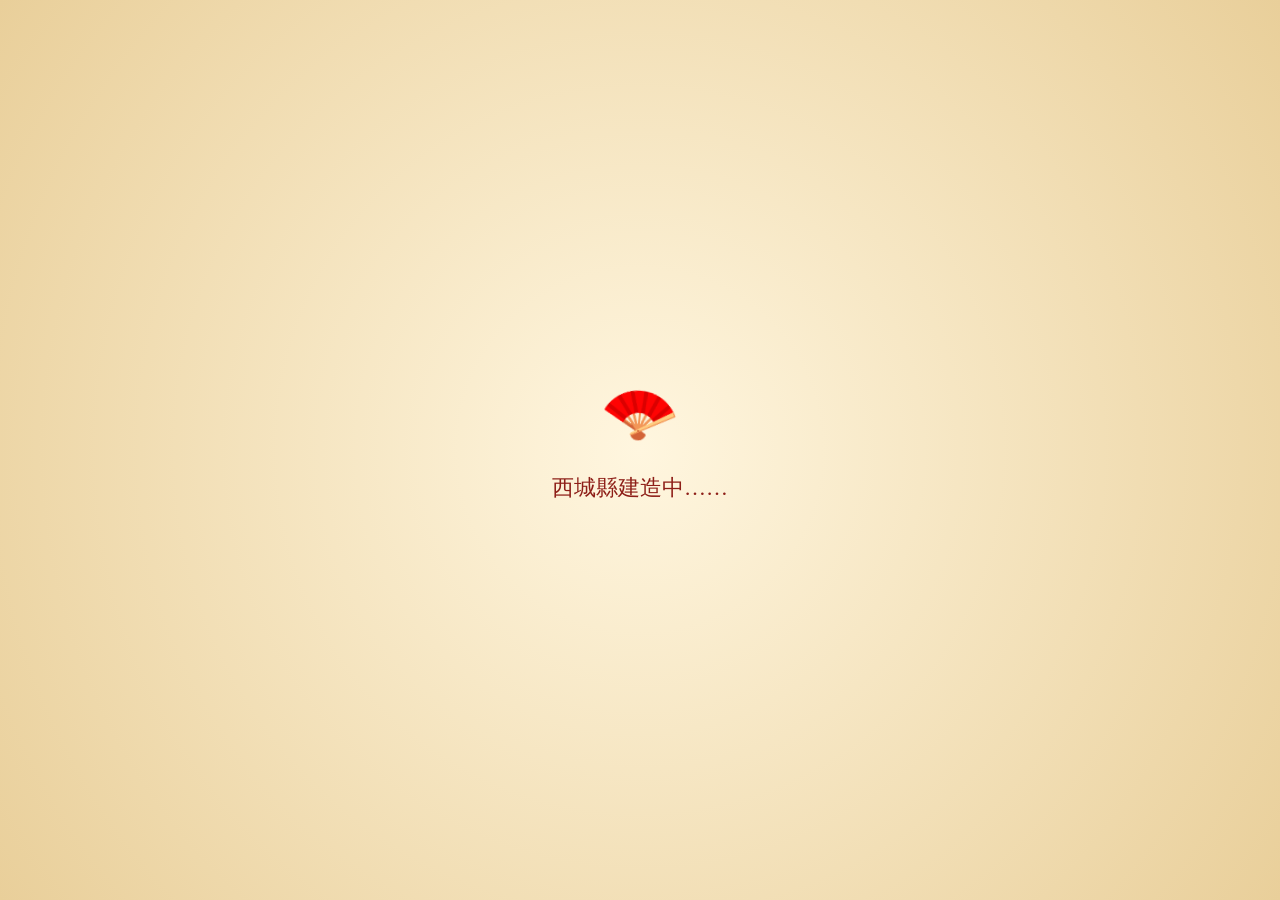
<file: index.html>
<!DOCTYPE html><html lang="zh-Hant"><head><meta charset="utf-8"><title>空城計：孔明的智謀大冒險</title><meta http-equiv="refresh" content="0; url=./%E7%A9%BA%E5%9F%8E%E8%A8%88/index.html"></head><body><p><a href="./%E7%A9%BA%E5%9F%8E%E8%A8%88/index.html">進入遊戲：空城計</a></p></body></html>
</file>
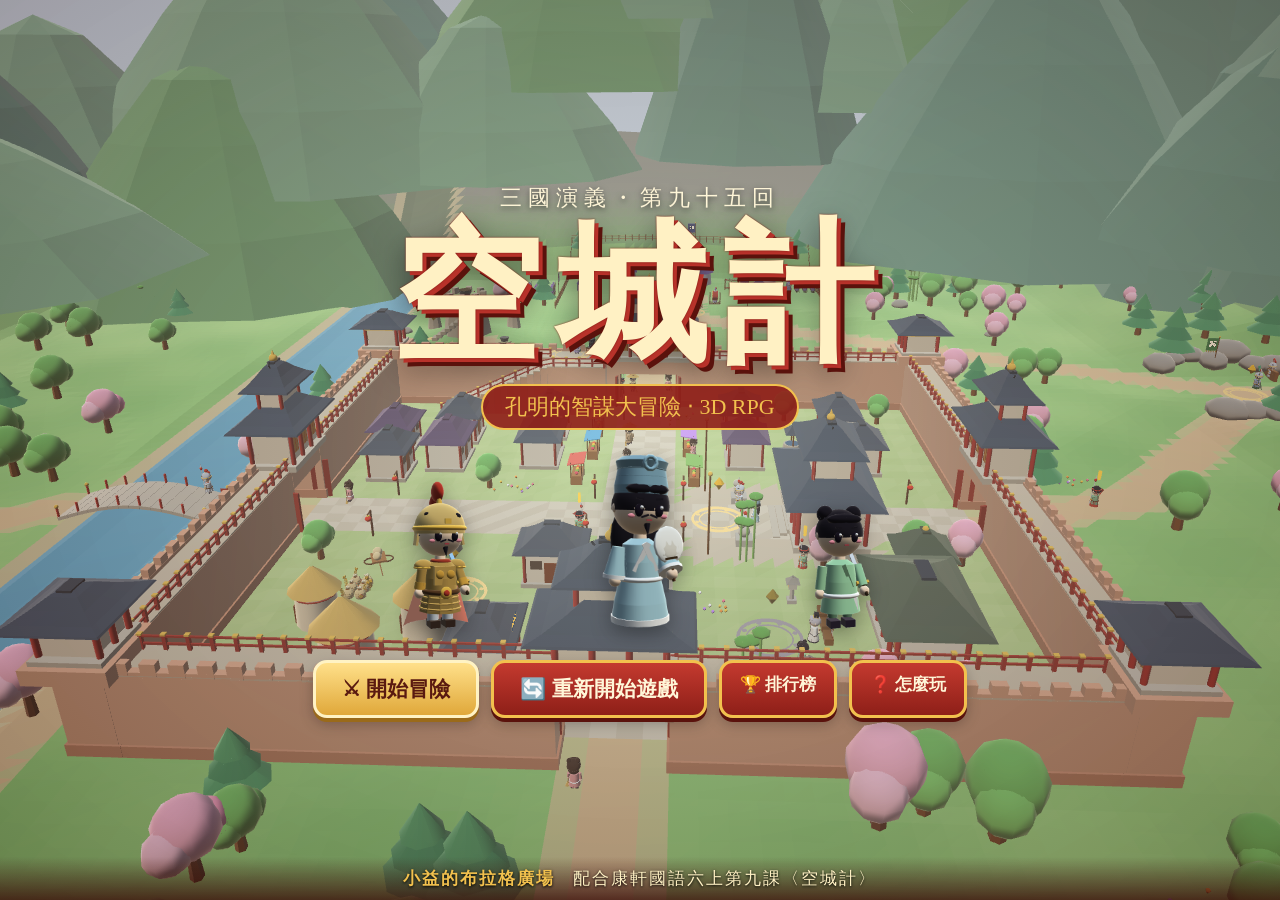
<file: 空城計/index.html>
<!DOCTYPE html>
<html lang="zh-Hant-TW">
<head>
<meta charset="UTF-8">
<meta name="viewport" content="width=device-width, initial-scale=1, maximum-scale=1, user-scalable=no, viewport-fit=cover">
<meta name="apple-mobile-web-app-capable" content="yes">
<title>空城計：孔明的智謀大冒險</title>
<link rel="stylesheet" href="css/style.css?v=20261125g">
</head>
<body>
<canvas id="gl"></canvas>

<!-- 讀取中 -->
<div id="loading"><div class="ld-fan">🪭</div><p>西城縣建造中……</p></div>

<!-- 標題 -->
<section id="scr-title" class="screen hidden">
  <div class="title-wrap">
    <div class="title-sub">三國演義・第九十五回</div>
    <h1 class="title-main">空城計</h1>
    <div class="title-tag">孔明的智謀大冒險 ‧ 3D RPG</div>
    <div class="title-chars">
      <img src="assets/characters/sima_yi.png" alt="司馬懿">
      <img src="assets/characters/zhuge_liang.png" alt="諸葛亮" class="mid">
      <img src="assets/characters/shu_tong.png" alt="書僮">
    </div>
    <div id="titleBtns" class="title-btns"></div>
  </div>
  <footer class="title-foot"><span>小益的布拉格廣場</span><span>配合康軒國語六上第九課〈空城計〉</span></footer>
</section>

<!-- 捏角 -->
<section id="scr-creator" class="screen hidden">
  <div class="creator-panel">
    <h2>🎨 設計你的三國英雄</h2>
    <div class="name-row">
      <label for="pname">英雄名稱</label>
      <input id="pname" maxlength="10" placeholder="輸入名字（最多10字）" autocomplete="off">
      <button id="rndName" class="btn sm" title="隨機名字">🎲</button>
    </div>
    <div id="cTabs" class="tabs"></div>
    <div id="cArea" class="c-area"></div>
    <div id="cInfo" class="c-info"></div>
    <div class="c-btns">
      <button id="creatorBack" class="btn">◀ 返回</button>
      <button id="rndLook" class="btn">🎲 隨機造型</button>
      <button id="creatorOk" class="btn gold">確定 ➜</button>
    </div>
  </div>
  <div class="creator-hint"><button id="spinBtn" class="btn sm">⏸ 停止旋轉</button><span>人物 360° 旋轉中・也可以拖曳畫面轉動</span></div>
</section>

<!-- 故事書（第一次） -->
<section id="scr-story" class="screen hidden"><div id="storyBook" class="book"></div></section>

<!-- 遊戲 HUD -->
<div id="hud" class="hidden">
  <div class="h-left">
    <img id="hAvatar" alt="">
    <div><div id="hName" class="h-name"></div><div class="h-score">⭐ <span id="hScore">0</span> 分　🏯 <span id="hProg">0/8</span></div></div>
  </div>
  <div id="nav" class="nav hidden"><div id="navArrow" class="nav-arrow">➤</div><div><div class="nav-label">下一站</div><div id="navName" class="nav-name"></div><div id="navDist" class="nav-dist"></div></div></div>
  <canvas id="minimap" title="點擊放大地圖"></canvas>
  <div class="h-btns">
    <button id="hStory" title="故事書">📜<small>故事</small></button>
    <button id="hLevels" title="關卡">🗺<small>關卡</small></button>
    <button id="hBoard" title="排行榜">🏆<small>排行</small></button>
    <button id="hMusic" title="音樂">🎵</button>
    <button id="hRestart" title="重新開始遊戲">🔄<small>重來</small></button>
    <button id="hMenu" title="選單">⚙</button>
  </div>
</div>
<div id="collectHud" class="collect-hud hidden"></div>
<div id="camCtl" class="cam-ctl hidden" aria-label="地圖視角">
  <button id="camToggle" class="cam-title" title="收合／展開視角按鈕">🎥 視角</button>
  <button id="camIn" title="放大">＋</button>
  <button id="camOut" title="縮小">－</button>
  <button id="camL" title="向左旋轉">⟲</button>
  <button id="camR" title="向右旋轉">⟳</button>
  <button id="camUp" title="往上看（俯視）">▲</button>
  <button id="camDown" title="往下看（平視）">▼</button>
  <button id="camMap" class="wide" title="放大小地圖">🗺 大地圖</button>
</div>
<div class="hud-credit">小益的布拉格廣場・配合康軒國語六上第九課〈空城計〉</div>
<button id="exitLevel" class="exit-level hidden">✕ <span class="ex-long">離開關卡</span><span class="ex-short">離開</span></button>
<div id="scoutTip" class="scout-tip hidden"></div>
<div id="controls" class="controls hidden">
  <button id="btnAct" class="act hidden"></button>
  <div class="round-btns">
    <button id="btnNav" class="rb nav-btn">🧭<small>自動前往</small></button>
    <button id="btnMount" class="rb">🐎<small>騎馬</small></button>
    <button id="btnJump" class="rb">⤴<small>跳</small></button>
  </div>
</div>
<div id="joy" class="joy hidden"><div id="joyKnob" class="knob"></div></div>

<!-- 對話框 -->
<div id="dialog" class="dialog hidden">
  <img id="dlgImg" alt="">
  <div class="dlg-body"><div id="dlgName" class="dlg-name"></div><div id="dlgText" class="dlg-text"></div><div class="dlg-next">點一下繼續 ▼</div></div>
</div>

<div id="banner" class="banner hidden"></div>
<div id="caption" class="caption hidden"></div>
<button id="skipBtn" class="skip hidden">略過 ⏭</button>
<div id="modal" class="modal hidden"><div id="modalBox" class="modal-box"></div></div>
<div id="toast" class="toast"></div>
<div id="fade" class="fade"></div>

<script src="js/config.js?v=20261125g"></script>
<script src="js/data.js?v=20261125g"></script>
<script src="js/engine.js?v=20261125g"></script>
<script src="js/models.js?v=20261125g"></script>
<script src="js/world.js?v=20261125g"></script>
<script src="js/audio.js?v=20261125g"></script>
<script src="js/minigames.js?v=20261125g"></script>
<script src="assets/embedded.js?v=20261125g"></script>
<script src="js/ui.js?v=20261125g"></script>
<script src="js/main.js?v=20261125g"></script>
</body>
</html>
</file>
<file: 空城計/css/style.css>
:root {
  --vb: 0px;
  --red: #b8322a; --red2: #8e1f18; --gold: #f2c14e; --gold2: #d9a441; --ink: #2b1d14; --paper: #fbf3e0; --paper2: #f3e3bf;
  --green: #2e9e57; --kai: "Kaiti TC", "BiauKai", "STKaiti", "DFKai-SB", "標楷體", "PingFang TC", "Noto Serif CJK TC", serif;
  --sans: "PingFang TC", "Noto Sans TC", "Noto Sans CJK TC", "Microsoft JhengHei", sans-serif;
}
* { box-sizing: border-box; -webkit-tap-highlight-color: transparent; }
html, body { margin: 0; height: 100%; overflow: hidden; background: #cfe3f2; font-family: var(--sans); color: var(--ink); touch-action: none; -webkit-user-select: none; user-select: none; }
input { -webkit-user-select: text; user-select: text; }
#gl { position: fixed; inset: 0; display: block; touch-action: none; }
.hidden { display: none !important; }
button { font-family: inherit; cursor: pointer; }

/* ---------- 讀取 ---------- */
#loading { position: fixed; inset: 0; display: flex; flex-direction: column; align-items: center; justify-content: center; background: radial-gradient(circle, #fff6df, #e9cf9a); z-index: 50; font-family: var(--kai); font-size: 22px; color: var(--red2); }
.ld-fan { font-size: 64px; animation: spin 2s linear infinite; }
@keyframes spin { to { transform: rotate(360deg); } }

/* ---------- 按鈕 ---------- */
.btn { border: 3px solid var(--gold); background: linear-gradient(#c43a2f, #8e1f18); color: #fff6d8; font-size: 17px; font-weight: 700; padding: 10px 18px; border-radius: 14px; box-shadow: 0 4px 0 #5a120c, 0 6px 14px rgba(0, 0, 0, .25); transition: transform .1s; font-family: var(--kai); display: inline-flex; flex-direction: column; align-items: center; gap: 2px; }
.btn:active { transform: translateY(3px); box-shadow: 0 1px 0 #5a120c; }
.btn:disabled { opacity: .4; }
.btn.gold { background: linear-gradient(#ffe08a, #e0a83a); color: #5a1a10; border-color: #fff3c4; box-shadow: 0 4px 0 #9a6a1a, 0 6px 14px rgba(0, 0, 0, .25); }
.btn.big { font-size: 21px; padding: 12px 26px; }
.btn.sm { padding: 6px 10px; font-size: 16px; }
.btn.wide { width: 100%; margin: 6px 0; }
.btn small { font-size: 12px; opacity: .85; font-family: var(--sans); }
.btn-row { display: flex; flex-wrap: wrap; gap: 10px; justify-content: center; margin-top: 12px; }

/* ---------- 標題 ---------- */
.screen { position: fixed; inset: 0; z-index: 10; }
#scr-title { display: flex; align-items: center; justify-content: center; background: radial-gradient(ellipse at center, rgba(255, 246, 223, .25), rgba(60, 20, 10, .35)); }
.title-wrap { text-align: center; padding: 20px; }
.title-sub { font-family: var(--kai); color: #fff6d8; font-size: 22px; letter-spacing: 6px; text-shadow: 0 2px 6px rgba(0, 0, 0, .6); }
.title-main { font-family: var(--kai); font-size: clamp(76px, 16vw, 150px); margin: 0; color: #fff1c4; letter-spacing: 16px; text-shadow: 0 0 2px #7a1a10, 4px 4px 0 var(--red), 8px 8px 0 #5a120c, 0 10px 30px rgba(0, 0, 0, .5); line-height: 1.1; }
.title-tag { display: inline-block; font-family: var(--kai); font-size: 22px; background: rgba(142, 31, 24, .9); color: var(--gold); padding: 6px 22px; border-radius: 30px; border: 2px solid var(--gold); margin-top: 6px; }
.title-chars { display: flex; justify-content: center; align-items: flex-end; margin: 6px 0 4px; height: min(26vh, 220px); }
.title-chars img { height: 82%; filter: drop-shadow(0 6px 10px rgba(0, 0, 0, .35)); animation: bob 3s ease-in-out infinite; }
.title-chars img.mid { height: 100%; animation-delay: -1s; }
@keyframes bob { 50% { transform: translateY(-8px); } }
.title-foot { position: absolute; left: 0; right: 0; bottom: 0; display: flex; flex-wrap: wrap; justify-content: center; gap: 4px 18px; padding: 10px max(16px, env(safe-area-inset-left, 0px)) calc(10px + env(safe-area-inset-bottom, 0px)); background: linear-gradient(transparent, rgba(60, 16, 10, .78)); color: #fff1c4; font-family: var(--kai); font-size: 17px; letter-spacing: 2px; text-shadow: 0 1px 3px #000; }
.title-foot span:first-child { color: var(--gold); font-weight: 900; }
.rb.nav-btn.on { background: rgba(46, 158, 87, .95); }
.rb small { white-space: nowrap; }
.title-btns { display: flex; flex-wrap: wrap; justify-content: center; gap: 12px; }

/* ---------- 捏角 ---------- */
#scr-creator { pointer-events: none; }
.creator-panel { pointer-events: auto; position: absolute; left: 16px; top: 16px; bottom: 16px; width: min(460px, 46vw); background: rgba(251, 243, 224, .96); border: 4px solid var(--red); border-radius: 20px; padding: 14px 16px; display: flex; flex-direction: column; box-shadow: 0 10px 30px rgba(0, 0, 0, .3); }
.creator-panel h2 { margin: 0 0 8px; font-family: var(--kai); color: var(--red2); font-size: 26px; text-align: center; }
.name-row { display: flex; align-items: center; gap: 8px; margin-bottom: 8px; }
.name-row label { font-weight: 700; white-space: nowrap; }
.name-row input { flex: 1; min-width: 0; font-size: 18px; padding: 8px 12px; border: 2px solid var(--gold2); border-radius: 10px; background: #fff; font-family: var(--kai); }
.tabs { display: flex; flex-wrap: wrap; gap: 5px; margin-bottom: 8px; }
.tab { border: 2px solid var(--gold2); background: #fff8e8; border-radius: 10px; padding: 6px 9px; font-size: 14px; font-weight: 700; color: var(--ink); }
.tab.on { background: var(--red); color: #fff6d8; border-color: var(--red2); }
.c-area { flex: 1; overflow-y: auto; padding-right: 4px; -webkit-overflow-scrolling: touch; touch-action: pan-y; }
.opt-group { margin-bottom: 10px; }
.opt-title { font-family: var(--kai); font-weight: 900; color: var(--red2); font-size: 17px; margin-bottom: 5px; border-left: 5px solid var(--gold2); padding-left: 6px; }
.opt-row { display: flex; flex-wrap: wrap; gap: 6px; }
.opt { border: 2px solid #e2cfa4; background: #fff; border-radius: 12px; padding: 6px 10px; font-size: 14px; display: flex; align-items: center; gap: 6px; color: var(--ink); min-height: 40px; }
.opt img { width: 40px; height: 40px; object-fit: contain; }
.opt.on { border-color: var(--red); background: #ffe9d6; box-shadow: 0 0 0 2px var(--gold) inset; font-weight: 700; }
.sw { width: 34px; height: 34px; border-radius: 50%; border: 3px solid #fff; box-shadow: 0 0 0 2px #d8c49a; padding: 0; }
.sw.on { box-shadow: 0 0 0 3px var(--red); transform: scale(1.1); }
.sw.pick { display: inline-flex; align-items: center; justify-content: center; background: #fff; font-size: 18px; position: relative; overflow: hidden; }
.sw.pick input { position: absolute; inset: 0; opacity: 0; cursor: pointer; }
.c-info { font-size: 13px; background: #fff3d6; border-radius: 10px; padding: 6px 10px; margin: 6px 0; line-height: 1.5; }
.c-btns { display: flex; gap: 8px; justify-content: space-between; }
.c-btns .btn { flex: 1; padding: 10px 6px; font-size: 16px; }
.creator-hint { position: absolute; right: 20px; bottom: 20px; display: flex; align-items: center; gap: 10px; background: rgba(0, 0, 0, .45); color: #fff; padding: 6px 8px 6px 6px; border-radius: 20px; font-size: 14px; pointer-events: auto; }
.creator-hint .btn { font-size: 14px; padding: 5px 12px; }

/* ---------- 故事書 ---------- */
#scr-story { display: flex; align-items: center; justify-content: center; background: rgba(40, 20, 10, .45); padding: 12px; }
.book, .book-modal { position: relative; width: min(980px, 100%); max-height: 100%; background: linear-gradient(#fdf7e8, #f5e6c3); border: 5px solid var(--red); border-radius: 22px; padding: 18px 22px; box-shadow: 0 0 0 4px var(--gold) inset, 0 14px 40px rgba(0, 0, 0, .4); display: flex; flex-direction: column; overflow: hidden; }
.book-page { overflow-y: auto; flex: 1; touch-action: pan-y; padding: 2px 4px; }
.book-page h2 { font-family: var(--kai); color: var(--red2); margin: 4px 0 8px; font-size: 28px; }
.lead { font-size: 16px; line-height: 1.6; text-align: center; margin: 6px 0; }
.people { display: grid; grid-template-columns: repeat(auto-fill, minmax(270px, 1fr)); gap: 10px; }
.person { display: flex; gap: 10px; background: #fff; border-radius: 14px; padding: 8px; border: 2px solid #ecd9ae; align-items: center; }
.person img { width: 92px; height: 110px; object-fit: contain; background: radial-gradient(#fff3d6, #f0d9a8); border-radius: 12px; flex-shrink: 0; }
.person b { font-family: var(--kai); font-size: 22px; color: var(--red2); }
.person small { display: block; color: #8a5a32; font-weight: 700; }
.person p { margin: 4px 0 0; font-size: 14px; line-height: 1.5; }
.story-top { display: flex; align-items: center; gap: 10px; }
.phase { display: inline-block; font-family: var(--kai); font-weight: 900; color: #fff; padding: 3px 12px; border-radius: 20px; font-size: 15px; background: #777; }
.ph-起因 { background: #d9534f; } .ph-經過 { background: #e09a2a; } .ph-結果 { background: #2e9e57; }
.story-img { margin: 6px 0; border-radius: 16px; overflow: hidden; border: 3px solid var(--gold2); max-height: 46vh; display: flex; justify-content: center; background: #cfe3f2; }
.story-img img { width: 100%; aspect-ratio: 16 / 9; object-fit: cover; max-height: 46vh; background: #cfe3f2; }
.story-text { font-family: var(--kai); font-size: 23px; line-height: 1.75; margin: 6px 4px; }
.flow { display: flex; align-items: stretch; gap: 6px; margin: 10px 0; }
.fcol { flex: 1; background: #fff; border-radius: 14px; padding: 10px; border-top: 8px solid; font-size: 15px; line-height: 1.5; }
.fcol h3 { margin: 0 0 4px; font-family: var(--kai); font-size: 22px; text-align: center; }
.fcol p { margin: 4px 0; }
.c1 { border-color: #d9534f; } .c2 { border-color: #e09a2a; } .c3 { border-color: #2e9e57; }
.farrow { align-self: center; font-size: 26px; color: var(--red); }
.quote { text-align: center; font-family: var(--kai); font-size: 22px; color: var(--red2); }
.book-nav { display: flex; align-items: center; justify-content: space-between; gap: 8px; padding-top: 10px; }
.dots { display: flex; gap: 5px; flex-wrap: wrap; justify-content: center; }
.dots i { width: 10px; height: 10px; border-radius: 50%; background: #e2cfa4; }
.dots i.on { background: var(--red); transform: scale(1.3); }

/* ---------- HUD ---------- */
#hud { position: fixed; inset: 0; pointer-events: none; z-index: 5; }
#hud > * { pointer-events: auto; }
.h-left { position: absolute; left: calc(10px + env(safe-area-inset-left)); top: calc(10px + env(safe-area-inset-top)); display: flex; align-items: center; gap: 8px; background: rgba(251, 243, 224, .92); border: 3px solid var(--red); border-radius: 40px 16px 16px 40px; padding: 4px 14px 4px 4px; }
#hAvatar { width: 54px; height: 54px; border-radius: 50%; background: radial-gradient(#fff, #f0d9a8); border: 2px solid var(--gold2); object-fit: cover; }
.h-name { font-family: var(--kai); font-weight: 900; font-size: 19px; color: var(--red2); }
.h-score { font-size: 14px; font-weight: 700; }
.nav { position: absolute; left: 50%; top: calc(10px + env(safe-area-inset-top)); transform: translateX(-50%); display: flex; align-items: center; gap: 10px; background: rgba(142, 31, 24, .9); color: #fff6d8; border: 3px solid var(--gold); border-radius: 18px; padding: 6px 14px 6px 8px; pointer-events: none !important; max-width: 46vw; }
.nav-arrow { width: 44px; height: 44px; border-radius: 50%; background: var(--gold); color: var(--red2); display: flex; align-items: center; justify-content: center; font-size: 26px; flex-shrink: 0; }
.nav-arrow { transform-origin: 50% 50%; }
.nav-arrow::before { content: ''; }
#navArrow { font-size: 0; position: relative; }
#navArrow::after { content: '▲'; font-size: 26px; }
.nav-label { font-size: 11px; opacity: .8; }
.nav-name { font-family: var(--kai); font-weight: 900; font-size: 17px; white-space: nowrap; overflow: hidden; text-overflow: ellipsis; }
.nav-dist { font-size: 13px; color: var(--gold); }
#minimap { position: absolute; right: calc(10px + env(safe-area-inset-right)); top: calc(10px + env(safe-area-inset-top)); width: 140px; height: 140px; border-radius: 16px; border: 3px solid var(--red); box-shadow: 0 4px 12px rgba(0, 0, 0, .25); cursor: zoom-in; }
#minimap.big { width: 300px; height: 300px; cursor: zoom-out; }
.h-btns { position: absolute; right: calc(10px + env(safe-area-inset-right)); top: calc(160px + env(safe-area-inset-top)); display: flex; flex-direction: column; gap: 6px; }
#minimap.big ~ .h-btns { top: calc(320px + env(safe-area-inset-top)); }
.h-btns button { width: 52px; height: 52px; border-radius: 14px; border: 2px solid var(--gold); background: rgba(142, 31, 24, .88); color: #fff; font-size: 20px; display: flex; flex-direction: column; align-items: center; justify-content: center; line-height: 1; }
.h-btns small { font-size: 10px; margin-top: 2px; }
.collect-hud { position: fixed; left: 50%; top: calc(94px + env(safe-area-inset-top)); transform: translateX(-50%); background: rgba(46, 158, 87, .92); color: #fff; border: 3px solid #fff3c4; padding: 8px 18px; border-radius: 20px; font-size: 18px; z-index: 6; font-weight: 700; white-space: nowrap; }
.controls { position: fixed; right: calc(14px + env(safe-area-inset-right)); bottom: calc(14px + env(safe-area-inset-bottom) + var(--vb, 0px)); z-index: 6; display: flex; flex-direction: column; align-items: flex-end; gap: 10px; }
.act { border: 3px solid #fff3c4; background: linear-gradient(#ffe08a, #e0a83a); color: #5a1a10; font-size: 18px; font-weight: 900; padding: 12px 20px; border-radius: 18px; font-family: var(--kai); box-shadow: 0 4px 0 #9a6a1a, 0 0 24px rgba(255, 210, 90, .8); animation: pulse 1.2s infinite; display: flex; flex-direction: column; align-items: center; max-width: 70vw; }
.act small { font-size: 11px; font-family: var(--sans); }
.act.locked { background: #999; color: #fff; animation: none; box-shadow: none; }
@keyframes pulse { 50% { transform: scale(1.05); } }
.round-btns { display: flex; gap: 10px; }
.rb { width: 64px; height: 64px; border-radius: 50%; border: 3px solid var(--gold); background: rgba(142, 31, 24, .9); color: #fff; font-size: 24px; display: flex; flex-direction: column; align-items: center; justify-content: center; line-height: 1; box-shadow: 0 4px 10px rgba(0, 0, 0, .3); }
.rb small { font-size: 11px; margin-top: 2px; }
.nav-btn { background: rgba(46, 120, 160, .92); }
body:not(.touch) #btnJump { display: none; }
.joy { position: fixed; left: calc(24px + env(safe-area-inset-left)); bottom: calc(24px + env(safe-area-inset-bottom) + var(--vb, 0px)); width: 130px; height: 130px; border-radius: 50%; background: radial-gradient(rgba(255, 255, 255, .35), rgba(255, 255, 255, .15)); border: 3px solid rgba(255, 255, 255, .7); z-index: 6; touch-action: none; }
.knob { position: absolute; left: 50%; top: 50%; width: 58px; height: 58px; margin: -29px 0 0 -29px; border-radius: 50%; background: radial-gradient(#ffe08a, #e0a83a); border: 3px solid #fff; box-shadow: 0 3px 8px rgba(0, 0, 0, .3); }

/* ---------- 視角按鈕、離開關卡、署名 ---------- */
.cam-ctl { position: fixed; left: calc(12px + env(safe-area-inset-left)); top: 50%; transform: translateY(-50%); z-index: 6; display: grid; grid-template-columns: 1fr 1fr; gap: 6px; background: rgba(251, 243, 224, .88); border: 2px solid var(--red); border-radius: 16px; padding: 8px; }
.cam-ctl .cam-title { grid-column: 1 / 3; text-align: center; font-family: var(--kai); font-weight: 900; color: var(--red2); font-size: 14px; border: none; background: none; width: auto; height: auto; padding: 0; cursor: pointer; }
.cam-ctl.folded { grid-template-columns: 1fr; }
.cam-ctl.folded > button:not(.cam-title) { display: none; }
.cam-ctl.folded .cam-title { font-size: 13px; padding: 6px 4px; }
.cam-ctl button { width: 42px; height: 42px; border-radius: 12px; border: 2px solid var(--gold2); background: #fff; color: var(--red2); font-size: 20px; font-weight: 900; touch-action: none; display: flex; align-items: center; justify-content: center; }
.cam-ctl button:active { background: var(--gold); }
.cam-ctl button.wide { grid-column: 1 / 3; width: auto; font-size: 13px; font-family: var(--kai); }
.exit-level { position: fixed; left: calc(12px + env(safe-area-inset-left)); top: calc(84px + env(safe-area-inset-top)); z-index: 36; border: 3px solid #fff; background: rgba(80, 30, 20, .88); color: #fff; font-family: var(--kai); font-weight: 900; font-size: 17px; padding: 8px 16px; border-radius: 22px; box-shadow: 0 4px 12px rgba(0, 0, 0, .35); }
.hud-credit { position: fixed; left: 50%; bottom: calc(6px + env(safe-area-inset-bottom) + var(--vb, 0px)); transform: translateX(-50%); z-index: 4; font-family: var(--kai); font-size: 13px; color: #fff6d8; background: rgba(60, 20, 10, .55); padding: 3px 12px; border-radius: 12px; white-space: nowrap; pointer-events: none; }
#hud.hidden ~ .hud-credit { display: none; }
/* ---------- 對話 ---------- */
.dialog { position: fixed; left: 50%; bottom: calc(16px + env(safe-area-inset-bottom) + var(--vb, 0px)); transform: translateX(-50%); width: min(860px, 94vw); display: flex; align-items: flex-end; gap: 0; z-index: 20; cursor: pointer; }
.dialog img { width: 150px; height: 180px; object-fit: contain; filter: drop-shadow(0 4px 8px rgba(0, 0, 0, .35)); margin-right: -20px; z-index: 1; flex-shrink: 0; }
.dlg-body { flex: 1; background: rgba(251, 243, 224, .97); border: 4px solid var(--red); border-radius: 18px; padding: 12px 18px 12px 30px; box-shadow: 0 0 0 3px var(--gold) inset, 0 8px 20px rgba(0, 0, 0, .3); min-height: 110px; }
.dlg-name { display: inline-block; font-family: var(--kai); font-weight: 900; color: #fff6d8; background: var(--red); padding: 2px 14px; border-radius: 10px; margin-bottom: 6px; font-size: 18px; }
.dlg-text { font-family: var(--kai); font-size: 22px; line-height: 1.6; min-height: 2em; }
.dlg-next { text-align: right; font-size: 13px; color: #8a5a32; animation: blink 1s infinite; }
@keyframes blink { 50% { opacity: .3; } }

/* ---------- 標語 / 字幕 ---------- */
.banner { position: fixed; left: 50%; top: 40%; transform: translate(-50%, -50%) scale(.7); opacity: 0; transition: all .4s cubic-bezier(.2, 1.6, .4, 1); z-index: 25; text-align: center; background: linear-gradient(rgba(142, 31, 24, .95), rgba(100, 18, 12, .95)); border: 4px solid var(--gold); border-radius: 22px; padding: 16px 40px; color: #fff6d8; font-family: var(--kai); box-shadow: 0 10px 40px rgba(0, 0, 0, .5); }
.banner.show { opacity: 1; transform: translate(-50%, -50%) scale(1); }
.b-phase { display: inline-block; padding: 2px 14px; border-radius: 20px; font-size: 18px; }
.b-phase.ph-起因 { background: #d9534f; } .b-phase.ph-經過 { background: #e09a2a; } .b-phase.ph-結果 { background: #2e9e57; }
.b-no { font-size: 22px; color: var(--gold); margin-top: 6px; }
.b-title { font-size: 52px; font-weight: 900; letter-spacing: 6px; }
.b-place { font-size: 18px; opacity: .9; }
.caption { position: fixed; left: 50%; bottom: calc(40px + env(safe-area-inset-bottom) + var(--vb, 0px)); transform: translateX(-50%); width: min(900px, 92vw); text-align: center; font-family: var(--kai); font-size: clamp(20px, 3.4vw, 32px); color: #fff; background: rgba(30, 10, 5, .7); border: 3px solid var(--gold); border-radius: 18px; padding: 14px 20px; z-index: 22; text-shadow: 0 2px 4px #000; animation: capIn .6s; }
.caption b { color: var(--gold); margin-right: 6px; }
@keyframes capIn { from { opacity: 0; transform: translate(-50%, 20px); } }
.skip { position: fixed; right: 16px; top: calc(16px + env(safe-area-inset-top)); z-index: 23; border: 2px solid #fff; background: rgba(0, 0, 0, .5); color: #fff; border-radius: 20px; padding: 8px 16px; font-size: 16px; }

/* ---------- Modal ---------- */
.modal { position: fixed; inset: 0; background: rgba(30, 12, 6, .55); z-index: 30; display: flex; align-items: center; justify-content: center; padding: 10px; }
.modal-box { position: relative; width: min(820px, 100%); max-height: 100%; overflow-y: auto; -webkit-overflow-scrolling: touch; touch-action: pan-y; background: linear-gradient(#fdf7e8, #f5e6c3); border: 5px solid var(--red); border-radius: 22px; padding: 18px 20px; box-shadow: 0 0 0 4px var(--gold) inset, 0 14px 40px rgba(0, 0, 0, .45); text-align: center; animation: pop .3s cubic-bezier(.2, 1.5, .4, 1); }
@keyframes pop { from { transform: scale(.85); opacity: 0; } }
.modal-box.small { width: min(520px, 100%); }
.modal-box h2 { font-family: var(--kai); color: var(--red2); margin: 4px 0 10px; font-size: 28px; }
.close { position: absolute; right: 10px; top: 8px; width: 40px; height: 40px; border-radius: 50%; border: 2px solid var(--gold2); background: #fff; font-size: 18px; color: var(--red2); }

/* 問答 */
.q-head { display: flex; align-items: center; justify-content: center; gap: 10px; font-weight: 700; color: #8a5a32; margin-bottom: 8px; flex-wrap: wrap; }
.q-score { background: var(--gold); color: var(--red2); border-radius: 14px; padding: 2px 10px; }
.q-text { font-family: var(--kai); font-size: 26px; line-height: 1.55; background: #fff; border-radius: 16px; padding: 14px 16px; border: 2px dashed var(--gold2); text-align: left; }
.q-opts { display: grid; grid-template-columns: 1fr 1fr; gap: 10px; margin: 12px 0; }
.q-opt { text-align: left; border: 3px solid #e2cfa4; background: #fff; border-radius: 14px; padding: 12px 14px; font-size: 20px; font-family: var(--kai); color: var(--ink); display: flex; gap: 10px; align-items: center; min-height: 58px; }
.q-opt b { background: var(--red); color: #fff; border-radius: 50%; width: 30px; height: 30px; display: inline-flex; align-items: center; justify-content: center; flex-shrink: 0; font-family: var(--sans); font-size: 16px; }
.q-opt.ok { border-color: var(--green); background: #e3f7e8; }
.q-opt.ok b { background: var(--green); }
.q-opt.bad { border-color: #bbb; background: #f2eeee; opacity: .6; text-decoration: line-through; }
.q-fb .ok { color: var(--green); font-weight: 900; font-size: 20px; }
.q-fb .bad { color: #c0392b; font-weight: 900; font-size: 18px; }
.q-fb .ex { background: #fff3d6; border-radius: 12px; padding: 8px 12px; margin: 8px 0; text-align: left; line-height: 1.6; }

/* 結果 */
.stars { font-size: 56px; letter-spacing: 6px; }
.stars span { color: #ddd; text-shadow: 0 2px 0 #aaa; }
.stars span.on { color: #ffc107; text-shadow: 0 2px 0 #c77800, 0 0 18px rgba(255, 200, 40, .8); animation: starPop .6s backwards; }
.stars span:nth-child(2) { animation-delay: .2s; } .stars span:nth-child(3) { animation-delay: .4s; }
@keyframes starPop { from { transform: scale(0) rotate(-90deg); } }
.res-grid { display: flex; gap: 10px; justify-content: center; margin: 6px 0; }
.res-grid div { background: #fff; border-radius: 14px; padding: 8px 16px; border: 2px solid #ecd9ae; font-weight: 700; display: flex; flex-direction: column; }
.res-grid b { font-size: 30px; color: var(--red2); }
.unlock { background: #fff; border-radius: 16px; padding: 10px 14px; border-left: 8px solid var(--gold2); text-align: left; margin: 10px 0; }
.unlock b { font-family: var(--kai); font-size: 22px; margin-left: 8px; }
.unlock p { font-family: var(--kai); font-size: 18px; line-height: 1.6; margin: 6px 0 0; }
.big-num { font-size: 30px; color: var(--red2); }
.final-score { font-family: var(--kai); color: var(--red2); }
.final-score b { font-size: 72px; margin: 0 8px; }
.rank { font-family: var(--kai); font-size: 26px; }
.rank b { color: var(--red); }
.lv-mini { display: grid; grid-template-columns: repeat(4, 1fr); gap: 6px; margin: 10px 0; }
.lv-mini div { background: #fff; border-radius: 10px; padding: 6px; font-size: 13px; display: flex; flex-direction: column; }
.lv-mini b { color: var(--red2); font-size: 18px; }

/* 關卡列表 */
.lv-list { display: grid; grid-template-columns: 1fr 1fr; gap: 8px; margin-bottom: 10px; }
.lv-item { text-align: left; background: #fff; border: 3px solid #e2cfa4; border-radius: 14px; padding: 10px; display: grid; grid-template-columns: auto 1fr; gap: 2px 8px; align-items: center; color: var(--ink); }
.lv-item b { font-family: var(--kai); font-size: 19px; }
.lv-item small { grid-column: 1 / 3; color: #8a5a32; }
.lv-item em { grid-column: 1 / 3; font-style: normal; color: #c77800; font-weight: 700; }
.lv-item.done { border-color: var(--green); background: #effaf1; }
.lv-item.lock { opacity: .5; }

/* 排行榜 */
.tabs2 { display: flex; gap: 8px; justify-content: center; margin-bottom: 10px; }
.board table { width: 100%; border-collapse: collapse; background: #fff; border-radius: 12px; overflow: hidden; font-size: 16px; }
.board th { background: var(--red); color: #fff6d8; padding: 8px 4px; font-family: var(--kai); }
.board td { padding: 7px 4px; border-bottom: 1px solid #f0e2c0; }
.board tr.top1 td { background: #fff6cc; } .board tr.top2 td { background: #f4f4f4; } .board tr.top3 td { background: #fbeadb; }
.board tr.me td { outline: 2px solid var(--green); font-weight: 900; }

/* 證書 */
.cert-modal { width: min(1100px, 100%); }
.cert-cv { width: 100%; height: auto; border-radius: 10px; box-shadow: 0 6px 20px rgba(0, 0, 0, .3); -webkit-touch-callout: default; }
.help p { text-align: left; line-height: 1.7; margin: 8px 0; }

/* ---------- 小遊戲 ---------- */
.mg-modal { width: min(900px, 100%); }
.mg-head { margin-bottom: 8px; }
.mg-title { font-family: var(--kai); font-size: 30px; color: var(--red2); font-weight: 900; }
.mg-tip { color: #6a4a2a; font-size: 15px; }
.mg-stat { display: inline-block; margin-top: 6px; background: var(--red); color: #fff6d8; border-radius: 14px; padding: 3px 14px; font-weight: 700; }
.assign { display: grid; grid-template-columns: 1.3fr 1fr; gap: 12px; }
.assign-cards, .assign-slots { display: flex; flex-direction: column; gap: 8px; }
.card { border: 3px solid #e2cfa4; background: #fffdf6; border-radius: 14px; padding: 12px; font-size: 18px; font-family: var(--kai); text-align: left; color: var(--ink); line-height: 1.5; box-shadow: 0 3px 0 #e2cfa4; }
.card.sel { border-color: var(--red); background: #ffe9d6; transform: translateX(6px); }
.card.ok { border-color: var(--green); background: #e3f7e8; opacity: .55; }
.card.gone { opacity: .25; }
.slot { border: 3px dashed var(--gold2); background: #fff8e8; border-radius: 14px; padding: 12px; display: flex; flex-direction: column; align-items: center; min-height: 72px; justify-content: center; }
.slot-name { font-family: var(--kai); font-size: 26px; font-weight: 900; color: var(--red2); }
.slot-drop { font-size: 13px; color: #8a5a32; }
.slot.ok { border-style: solid; border-color: var(--green); background: #e3f7e8; }
.simon { display: grid; grid-template-columns: repeat(4, 1fr); gap: 12px; margin: 10px 0; }
.beacon { --c: #f80; aspect-ratio: 1 / 1.1; border-radius: 18px; border: 4px solid #8a6a4a; background: linear-gradient(#cdb89a, #8a7a64); color: #fff; font-family: var(--kai); font-size: 20px; font-weight: 900; display: flex; flex-direction: column; align-items: center; justify-content: center; transition: all .15s; }
.beacon .flame { font-size: 44px; opacity: .25; filter: grayscale(1); transition: all .15s; }
.beacon.lit { background: radial-gradient(var(--c), #7a2a10); box-shadow: 0 0 30px var(--c); transform: scale(1.06); }
.beacon.lit .flame { opacity: 1; filter: none; transform: scale(1.3); }
.simon-msg { font-family: var(--kai); font-size: 22px; color: var(--red2); }
.rhythm-cv { display: block; margin: 0 auto; border-radius: 14px; border: 3px solid var(--gold2); touch-action: none; }
.rhythm-pads { display: flex; gap: 8px; justify-content: center; margin-top: 8px; }
.pad { width: min(100px, 17vw); height: 70px; border-radius: 14px; border: 3px solid var(--gold); background: linear-gradient(#c43a2f, #8e1f18); color: #fff6d8; font-family: var(--kai); font-size: 26px; font-weight: 900; display: flex; flex-direction: column; align-items: center; justify-content: center; touch-action: none; }
.pad small { font-size: 11px; font-family: var(--sans); opacity: .7; }
.pad.down { background: linear-gradient(#ffe08a, #e0a83a); color: var(--red2); transform: scale(.94); }
.round-label { font-family: var(--kai); font-size: 22px; color: #fff; background: #e09a2a; display: inline-block; padding: 2px 16px; border-radius: 16px; margin-bottom: 8px; }
.match { display: grid; grid-template-columns: 1.5fr 1fr; gap: 12px; }
.match-col { display: flex; flex-direction: column; gap: 8px; }
.m-item { border: 3px solid #e2cfa4; background: #fff; border-radius: 14px; padding: 12px; font-size: 18px; font-family: var(--kai); color: var(--ink); text-align: left; min-height: 56px; }
.m-item.word { text-align: center; font-size: 24px; font-weight: 900; color: var(--red2); background: #fff8e8; }
.m-item.sel { border-color: var(--red); background: #ffe9d6; }
.m-item.ok { border-color: var(--green); background: #e3f7e8; }
.m-item b { color: var(--green); }
.order-seq { display: grid; grid-template-columns: repeat(3, 1fr); gap: 6px; margin-bottom: 10px; }
.order-slot { background: #fff8e8; border: 2px dashed var(--gold2); border-radius: 12px; padding: 6px; font-size: 14px; min-height: 60px; display: flex; gap: 6px; align-items: center; text-align: left; }
.order-slot b { background: var(--red); color: #fff; border-radius: 50%; width: 26px; height: 26px; display: inline-flex; align-items: center; justify-content: center; flex-shrink: 0; }
.order-slot.ok { border-style: solid; border-color: var(--green); background: #e3f7e8; font-family: var(--kai); font-size: 15px; }
.order-pool { display: grid; grid-template-columns: 1fr 1fr; gap: 8px; }
.memory { display: grid; grid-template-columns: repeat(6, 1fr); gap: 10px; perspective: 800px; }
.mcard { aspect-ratio: 1 / 1.05; border: none; background: none; padding: 0; }
.mc-inner { position: relative; width: 100%; height: 100%; transition: transform .45s; transform-style: preserve-3d; }
.mcard.flip .mc-inner { transform: rotateY(180deg); }
.mc-back, .mc-front { position: absolute; inset: 0; border-radius: 14px; display: flex; flex-direction: column; align-items: center; justify-content: center; backface-visibility: hidden; -webkit-backface-visibility: hidden; font-family: var(--kai); font-weight: 900; }
.mc-back { background: repeating-linear-gradient(45deg, #b8322a 0 10px, #a02a22 10px 20px); color: var(--gold); border: 3px solid var(--gold); font-size: 18px; }
.mc-front { background: #fff; border: 3px solid var(--gold2); transform: rotateY(180deg); font-size: clamp(20px, 4vw, 32px); color: var(--red2); }
.mc-front small { font-size: 12px; color: #8a5a32; }
.mcard.ok .mc-front { background: #e3f7e8; border-color: var(--green); }
.shake { animation: shake .4s; }
@keyframes shake { 20%, 60% { transform: translateX(-8px); } 40%, 80% { transform: translateX(8px); } }

/* ---------- Toast / Fade ---------- */
.toast { position: fixed; left: 50%; top: calc(150px + env(safe-area-inset-top)); transform: translate(-50%, -20px); background: rgba(30, 12, 6, .85); color: #fff; border: 2px solid var(--gold); border-radius: 16px; padding: 10px 18px; font-size: 17px; z-index: 40; opacity: 0; transition: all .3s; pointer-events: none; text-align: center; max-width: 90vw; line-height: 1.5; }
.toast.show { opacity: 1; transform: translate(-50%, 0); }
.toast b { color: var(--gold); }
.fade { position: fixed; inset: 0; background: #fff6df; opacity: 0; pointer-events: none; z-index: 45; transition: opacity .35s; }
.fade.on { opacity: 1; }

/* ---------- 手機 ---------- */
@media (max-width: 760px), (max-height: 520px) {
  .creator-panel { left: 8px; right: 8px; top: auto; bottom: 8px; width: auto; height: 56vh; padding: 10px; }
  .creator-panel h2 { font-size: 20px; margin-bottom: 4px; }
  .creator-hint { top: 10px; bottom: auto; right: 10px; font-size: 12px; }
  .creator-hint span { display: none; }
  .q-opts { grid-template-columns: 1fr; }
  .q-text { font-size: 21px; }
  .q-opt { font-size: 18px; min-height: 50px; padding: 9px 12px; }
  .assign, .match { grid-template-columns: 1fr; }
  .order-seq { grid-template-columns: 1fr 1fr; }
  .order-pool, .lv-list { grid-template-columns: 1fr; }
  .lv-mini { grid-template-columns: repeat(2, 1fr); }
  .memory { grid-template-columns: repeat(3, 1fr); gap: 7px; }
  .story-text { font-size: 19px; }
  .dialog img { width: 96px; height: 120px; }
  .dlg-text { font-size: 18px; }
  .nav { max-width: 52vw; top: calc(70px + env(safe-area-inset-top)); }
  .h-left { padding-right: 10px; }
  #hAvatar { width: 42px; height: 42px; }
  .h-name { font-size: 16px; }
  #minimap { width: 100px; height: 100px; }
  .h-btns { top: calc(118px + env(safe-area-inset-top)); }
  .h-btns button { width: 44px; height: 44px; font-size: 17px; }
  .rb { width: 56px; height: 56px; font-size: 21px; }
  .b-title { font-size: 34px; white-space: nowrap; }
  .flow { flex-direction: column; } .farrow { transform: rotate(90deg); }
  .modal-box { padding: 14px 12px; }
  .book, .book-modal { padding: 12px; }
  .people { grid-template-columns: 1fr; }
}
@media (max-width: 760px) {
  .collect-hud { top: calc(112px + env(safe-area-inset-top)); font-size: 15px; }
  .cam-ctl { top: auto; transform: none; bottom: calc(176px + env(safe-area-inset-bottom) + var(--vb, 0px)); padding: 5px; gap: 4px; }
  .cam-ctl button { width: 36px; height: 36px; font-size: 17px; }
  .cam-ctl .cam-title { font-size: 12px; }
  .hud-credit { font-size: 11px; bottom: calc(2px + env(safe-area-inset-bottom) + var(--vb, 0px)); }
  .exit-level { top: calc(64px + env(safe-area-inset-top)); font-size: 15px; }
  .title-wrap { width: 100%; padding: 12px; }
  .title-main { letter-spacing: 6px; }
  .title-sub, .title-tag { font-size: 17px; letter-spacing: 2px; }
  .title-btns .btn { font-size: 16px; padding: 8px 14px; }
  .title-btns .btn.big { font-size: 18px; }
  .toast { top: auto; bottom: calc(190px + env(safe-area-inset-bottom) + var(--vb, 0px)); }
  .book-nav .btn { padding: 8px 10px; font-size: 15px; }
}
@media (max-height: 520px) and (orientation: landscape) {
  .creator-panel { left: 8px; top: 8px; bottom: 8px; height: auto; width: 50vw; right: auto; }
  .title-chars { height: 22vh; }
  .title-main { font-size: 64px; }
  .dialog img { display: none; }
}
/* 觸控裝置：底部按鈕再往上留一點空間，避免被瀏覽器工具列擋住 */
body.touch .controls { bottom: calc(26px + env(safe-area-inset-bottom) + var(--vb, 0px)); }
body.touch .joy { bottom: calc(34px + env(safe-area-inset-bottom) + var(--vb, 0px)); }
body.touch .hud-credit { bottom: calc(8px + env(safe-area-inset-bottom) + var(--vb, 0px)); }

/* ===== 巡邏小兵情報 ===== */
.scout-tip { position: fixed; left: 50%; top: calc(150px + env(safe-area-inset-top)); transform: translate(-50%, -16px); width: min(560px, calc(100vw - 24px)); z-index: 39; display: flex; gap: 10px; align-items: center; background: linear-gradient(#fdf7e8, #f5e6c3); border: 3px solid #3f7a4a; border-radius: 18px; padding: 10px 40px 10px 10px; box-shadow: 0 8px 22px rgba(0, 0, 0, .35); opacity: 0; transition: all .3s; text-align: left; cursor: pointer; }
.scout-tip.show { opacity: 1; transform: translate(-50%, 0); }
.scout-tip img { width: 60px; height: 60px; border-radius: 50%; background: #dfeedd; border: 2px solid #3f7a4a; flex-shrink: 0; object-fit: cover; }
.scout-tip .st-ico { font-size: 40px; }
.st-name { font-family: var(--kai); font-weight: 900; color: #2f5a3a; font-size: 17px; }
.st-name small { margin-left: 8px; font-size: 12px; color: #8a6a4a; font-weight: 400; font-family: inherit; }
.st-text { font-size: 16px; line-height: 1.55; color: #3a2a1a; margin-top: 2px; }
.st-x { position: absolute; right: 8px; top: 8px; width: 28px; height: 28px; border-radius: 50%; border: 2px solid #3f7a4a; background: #fff; color: #3f7a4a; font-weight: 900; }

/* ===== 關卡中：離開按鈕不擋住視窗內容 ===== */
.exit-level .ex-short { display: none; }
body.in-level .modal { padding-top: calc(84px + 56px + env(safe-area-inset-top)); }
body.modal-open .cam-ctl, body.modal-open .hud-credit, body.modal-open .joy, body.modal-open .controls, body.modal-open .scout-tip { display: none !important; }
.beacon { min-width: 0; }
@media (max-width: 760px) {
  .exit-level { font-size: 14px; padding: 6px 11px; border-width: 2px; }
  .exit-level .ex-long { display: none; } .exit-level .ex-short { display: inline; }
  .nav { max-width: 48vw; }
  body.in-level .modal { padding-top: calc(64px + 44px + env(safe-area-inset-top)); }
  body.collecting .nav { display: none !important; }
  .simon { gap: 7px; }
  .beacon { font-size: 16px; border-width: 3px; border-radius: 14px; }
  .beacon .flame { font-size: 32px; }
  .simon-msg { font-size: 18px; }
  .scout-tip { top: auto; bottom: calc(196px + env(safe-area-inset-bottom) + var(--vb, 0px)); }
  .scout-tip img { width: 48px; height: 48px; }
  .st-text { font-size: 15px; }
}
@media (max-height: 520px) and (orientation: landscape) {
  body.in-level .modal { padding-top: 10px; padding-left: calc(120px + env(safe-area-inset-left)); }
  .scout-tip { top: 10px; bottom: auto; }
}
@media (max-width: 760px) {
  .nav { left: calc(50% - 22px); max-width: 44vw; }
  .scout-tip { top: calc(156px + env(safe-area-inset-top)); bottom: auto; left: 10px; right: 62px; width: auto; transform: translateY(-12px); }
  .scout-tip.show { transform: none; }
}
@media (max-height: 520px) and (orientation: landscape) { .scout-tip { top: 10px; } }
@media (max-width: 760px) {
  .exit-level { top: calc(74px + env(safe-area-inset-top)); }
  body.in-level .modal { padding-top: calc(74px + 44px + env(safe-area-inset-top)); }
  .nav { left: calc(50% + 8px); max-width: 42vw; }
}
body.touch .controls { bottom: calc(34px + env(safe-area-inset-bottom) + var(--vb, 0px)); }
body.touch .joy { bottom: calc(40px + env(safe-area-inset-bottom) + var(--vb, 0px)); }
@media (max-width: 760px) {
  .nav { left: calc(88px + env(safe-area-inset-left)); transform: none; max-width: calc(100vw - 88px - 122px); }
}
@media (max-height: 520px) and (orientation: landscape) {
  .h-btns { display: grid; grid-template-columns: repeat(2, 44px); gap: 5px; top: calc(118px + env(safe-area-inset-top)); }
  .h-btns button { width: 44px; height: 44px; font-size: 17px; }
  .collect-hud { top: calc(10px + env(safe-area-inset-top)); font-size: 15px; padding: 6px 14px; }
  body.collecting .nav { display: none !important; }
  .exit-level { top: calc(70px + env(safe-area-inset-top)); font-size: 14px; padding: 6px 11px; border-width: 2px; }
  .exit-level .ex-long { display: none; } .exit-level .ex-short { display: inline; }
  body.in-level .modal { padding-top: 10px; padding-left: calc(100px + env(safe-area-inset-left)); }
  .scout-tip { left: calc(50% + 20px); width: min(460px, calc(100vw - 260px)); }
}
@media (max-height: 520px) and (orientation: landscape) {
  .scout-tip { top: auto; bottom: calc(40px + env(safe-area-inset-bottom)); left: 50%; width: min(420px, calc(100vw - 400px)); padding: 6px 34px 6px 8px; }
  .scout-tip img { width: 40px; height: 40px; } .st-text { font-size: 14px; }
}
@media (max-height: 520px) and (orientation: landscape) {
  .cam-ctl { top: calc(112px + env(safe-area-inset-top)); transform: none; grid-template-columns: repeat(4, 34px); padding: 4px; gap: 3px; }
  .cam-ctl button { width: 34px; height: 34px; font-size: 15px; }
  .cam-ctl .cam-title { grid-column: 1 / 5; font-size: 12px; }
  .cam-ctl button.wide { grid-column: span 2; }
  .cam-ctl.folded { grid-template-columns: 1fr; }
}
</file>
